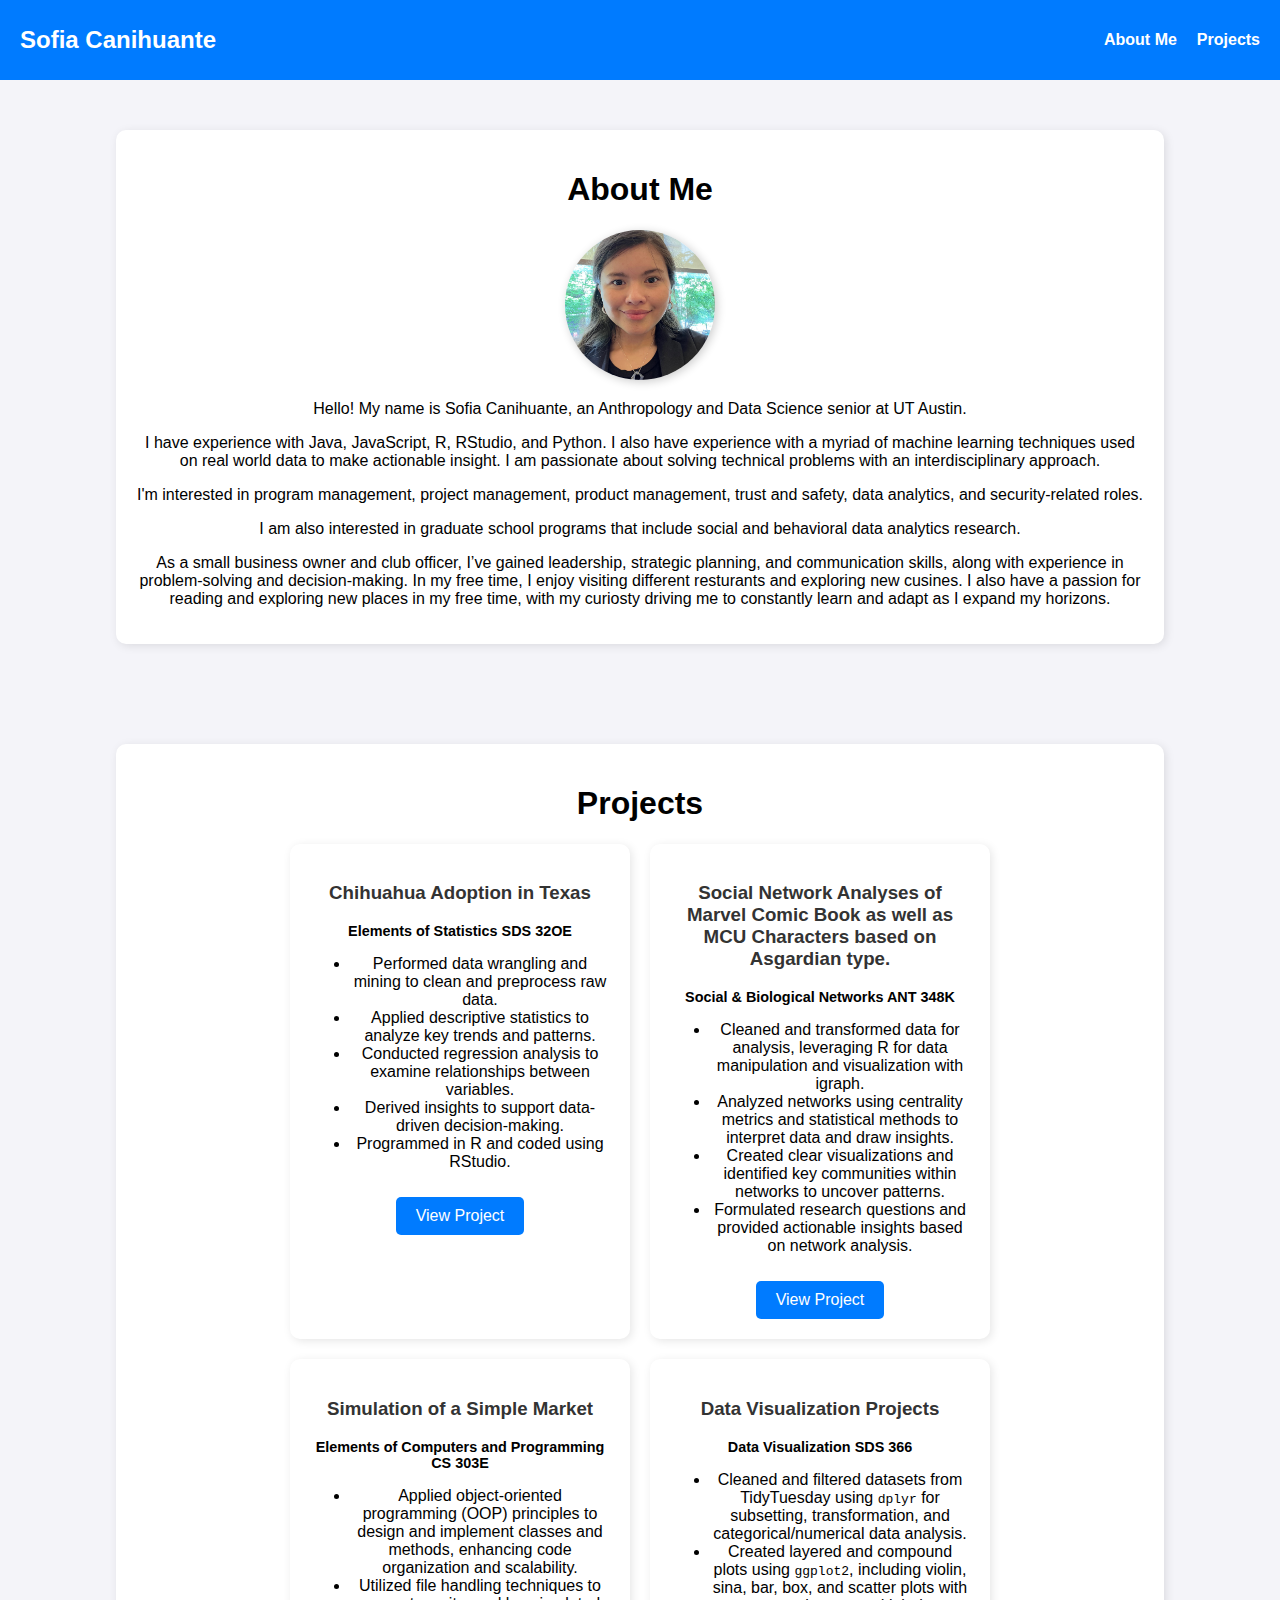
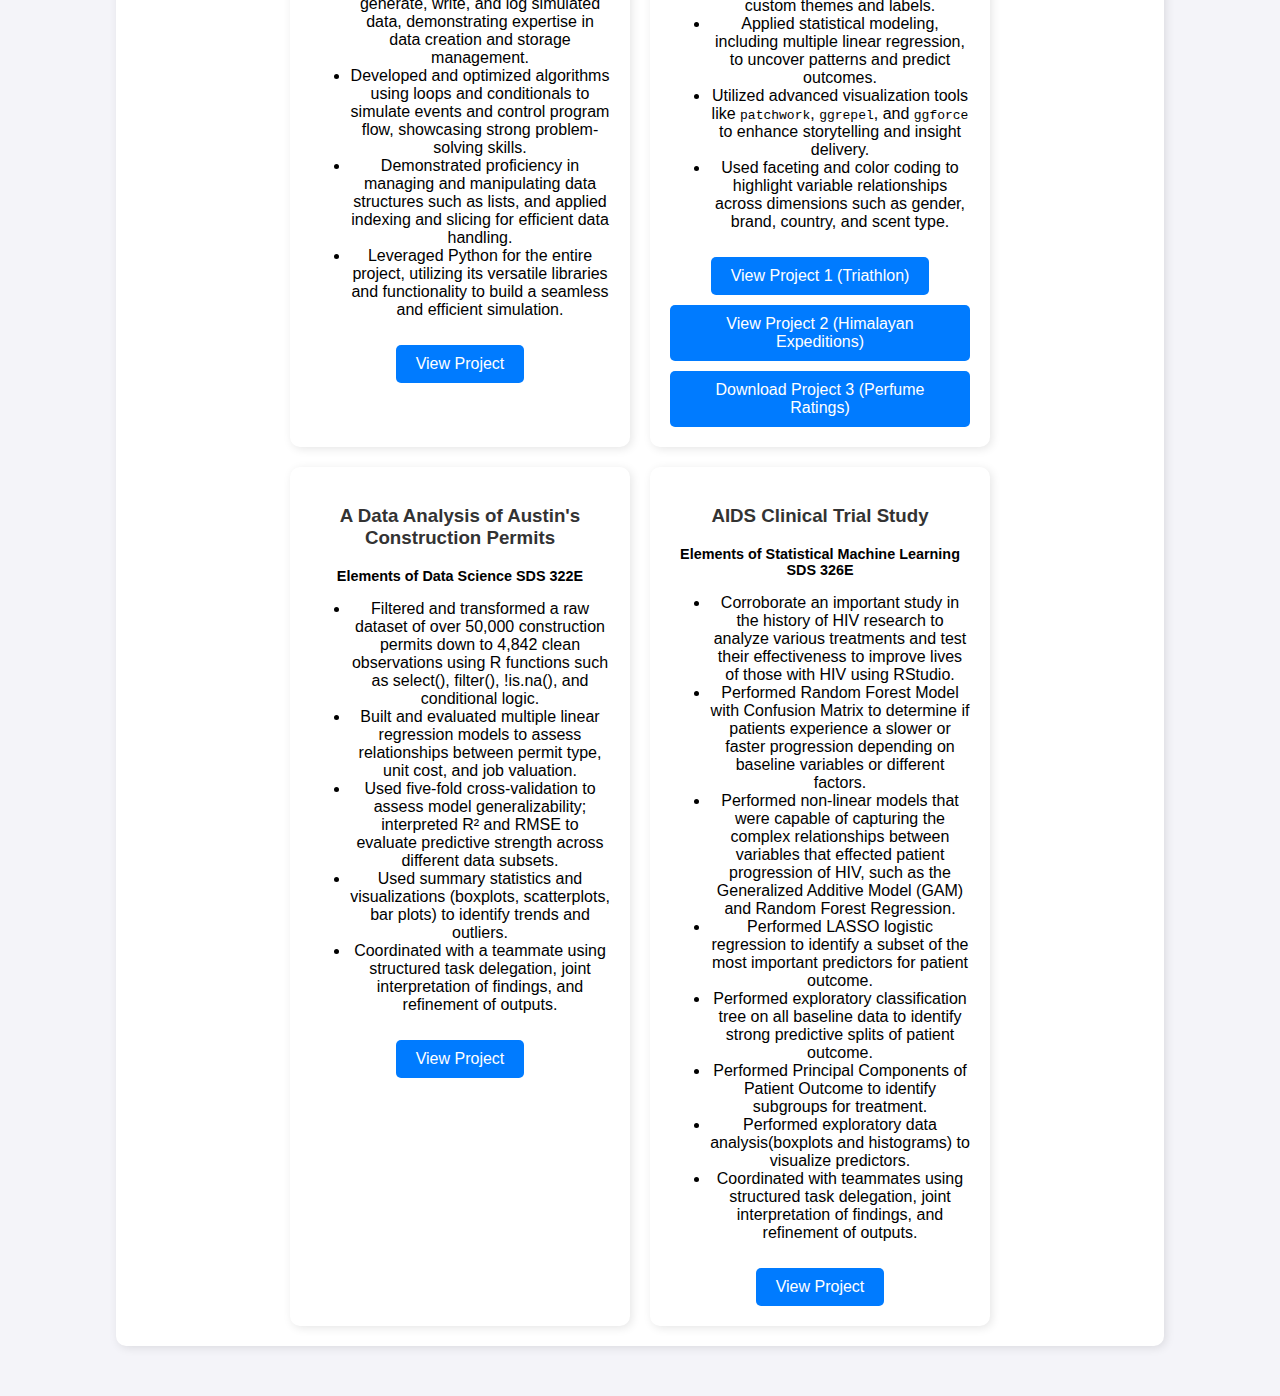
<file: index.html>
<!DOCTYPE html>
<html lang="en">
<head>
    <meta charset="UTF-8">
    <meta name="viewport" content="width=device-width, initial-scale=1.0">
    <title>Sofia Canihuante | Portfolio</title>
    <link rel="stylesheet" href="pagerrr.css">
</head>
<body>

    <!-- Navigation Bar -->
    <nav>
        <div class="logo">Sofia Canihuante</div>
        <ul>
            <li><a href="#about">About Me</a></li>
            <li><a href="#projects">Projects</a></li>
        </ul>
    </nav>

    <!-- About Me Section -->
    <section id="about" class="section">
        <div class="container">
            <h1>About Me</h1>
            <img src="IMG_0523.jpeg" alt="Sofia Canihuante">
            <p>Hello! My name is Sofia Canihuante, an Anthropology and Data Science senior at UT Austin.</p>
            <p>I have experience with Java, JavaScript, R, RStudio, and Python. I also have experience with a myriad of machine learning techniques used on real world data to make actionable insight. I am passionate about solving technical problems with an interdisciplinary approach.</p>
            <p>I'm interested in program management, project management, product management, trust and safety, data analytics, and security-related roles.</p>
            <p>I am also interested in graduate school programs that include social and behavioral data analytics research.</p>
            <p>As a small business owner and club officer, I’ve gained leadership, strategic planning, and communication skills, along with experience in problem-solving and decision-making. In my free time, I enjoy visiting different resturants and exploring new cusines. I also have a passion for reading and exploring new places in my free time, with my curiosty driving me to constantly learn and adapt as I expand my horizons.</p>
        </div>
    </section>

    <!-- Projects Section -->
    <section id="projects" class="section">
        <div class="container">
            <h1>Projects</h1>
            <div class="projects-grid">

                <div class="project-card">
                    <h3>Chihuahua Adoption in Texas</h3>
                    <p><strong>Elements of Statistics SDS 32OE</strong></p>
                    <ul>
                        <li>Performed data wrangling and mining to clean and preprocess raw data.</li>
                        <li>Applied descriptive statistics to analyze key trends and patterns.</li>
                        <li>Conducted regression analysis to examine relationships between variables.</li>
                        <li>Derived insights to support data-driven decision-making.</li>
                        <li>Programmed in R and coded using RStudio.</li>
                    </ul>
                    <a href="SDS320E Poster.pdf" target="_blank" class="btn">View Project</a>
                </div>

                <div class="project-card">
                    <h3>Social Network Analyses of Marvel Comic Book as well as MCU Characters based on Asgardian type.</h3>
                    <p><strong>Social & Biological Networks ANT 348K</strong></p>
                    <ul>
                        <li>Cleaned and transformed data for analysis, leveraging R for data manipulation and visualization with igraph.</li>
                        <li>Analyzed networks using centrality metrics and statistical methods to interpret data and draw insights.</li>
                        <li>Created clear visualizations and identified key communities within networks to uncover patterns.</li>
                        <li>Formulated research questions and provided actionable insights based on network analysis.</li>
                    </ul>
                    <a href="ANT 348K project .pdf" target="_blank" class="btn">View Project</a>
                </div>

                <div class="project-card">
                    <h3>Simulation of a Simple Market</h3>
                    <p><strong>Elements of Computers and Programming CS 303E</strong></p>
                    <ul>
                        <li>Applied object-oriented programming (OOP) principles to design and implement classes and methods, enhancing code organization and scalability.</li>
                        <li>Utilized file handling techniques to generate, write, and log simulated data, demonstrating expertise in data creation and storage management.</li>
                        <li>Developed and optimized algorithms using loops and conditionals to simulate events and control program flow, showcasing strong problem-solving skills.</li>
                        <li>Demonstrated proficiency in managing and manipulating data structures such as lists, and applied indexing and slicing for efficient data handling.</li>
                        <li>Leveraged Python for the entire project, utilizing its versatile libraries and functionality to build a seamless and efficient simulation.</li>
                    </ul>
                    <a href="Project3.py" target="_blank" class="btn">View Project</a>
                </div>
                
                <div class="project-card">
                    <h3>Data Visualization Projects</h3>
                    <p><strong>Data Visualization SDS 366</strong></p>
                    <ul>
                        <li>Cleaned and filtered datasets from TidyTuesday using <code>dplyr</code> for subsetting, transformation, and categorical/numerical data analysis.</li>
                        <li>Created layered and compound plots using <code>ggplot2</code>, including violin, sina, bar, box, and scatter plots with custom themes and labels.</li>
                        <li>Applied statistical modeling, including multiple linear regression, to uncover patterns and predict outcomes.</li>
                        <li>Utilized advanced visualization tools like <code>patchwork</code>, <code>ggrepel</code>, and <code>ggforce</code> to enhance storytelling and insight delivery.</li>
                        <li>Used faceting and color coding to highlight variable relationships across dimensions such as gender, brand, country, and scent type.</li>
                    </ul>
                    <a href="Project_1.pdf" target="_blank" class="btn">View Project 1 (Triathlon)</a><br>
                    <a href="Project_2.pdf" target="_blank" class="btn">View Project 2 (Himalayan Expeditions)</a><br>
                    <a href="Project_3.pdf.zip" target="_blank" class="btn">Download Project 3 (Perfume Ratings)</a>
                </div>                
                
                <div class="project-card">
                    <h3>A Data Analysis of Austin's Construction Permits</h3>
                    <p><strong> Elements of Data Science SDS 322E</strong></p>
                    <ul>
                        <li>Filtered and transformed a raw dataset of over 50,000 construction permits down to 4,842 clean observations using R functions such as select(), filter(), !is.na(), and conditional logic.</li>
                        <li>Built and evaluated multiple linear regression models to assess relationships between permit type, unit cost, and job valuation.</li>
                        <li>Used five-fold cross-validation to assess model generalizability; interpreted R² and RMSE to evaluate predictive strength across different data subsets.</li>
                        <li>Used summary statistics and visualizations (boxplots, scatterplots, bar plots) to identify trends and outliers.</li>
                        <li>Coordinated with a teammate using structured task delegation, joint interpretation of findings, and refinement of outputs.</li>
                    </ul>
                    <a href="A Data Analysis of Austin's Construction Permits.pptx.pdf" target="_blank" class="btn">View Project</a>
                </div>

                 <div class="project-card">
                    <h3>AIDS Clinical Trial Study</h3>
                    <p><strong> Elements of Statistical Machine Learning SDS 326E</strong></p>
                    <ul>
                        <li>Corroborate an important study in the history of HIV research to analyze various treatments and test their effectiveness to improve lives of those with HIV using RStudio.</li>
                        <li>Performed Random Forest Model with Confusion Matrix to determine if patients experience a slower or faster progression depending on baseline variables or different factors.</li>
                        <li>Performed non-linear models that were capable of capturing the complex relationships between variables that effected patient progression of HIV, such as the Generalized Additive Model (GAM) and Random Forest Regression.</li>
                        <li>Performed LASSO logistic regression to identify a subset of the most important predictors for patient outcome.</li>
                        <li>Performed exploratory classification tree on all baseline data to identify strong predictive splits of patient outcome.</li>
                        <li>Performed Principal Components of Patient Outcome to identify subgroups for treatment.</li>
                        <li>Performed exploratory data analysis(boxplots and histograms) to visualize predictors.</li>
                        <li>Coordinated with teammates using structured task delegation, joint interpretation of findings, and refinement of outputs.</li>
                    </ul>
                    <a href="SDS 326E Project Presentation.pptx" target="_blank" class="btn">View Project</a>
                </div>

            </div>
        </div>
    </section>

</body>
</html>
</file>
<file: pagerrr.css>
/* General Styles */
body {
    font-family: 'Arial', sans-serif;
    margin: 0;
    padding: 0;
    background-color: #f4f4f9;
    text-align: center;
}

/* Navigation Bar */
nav {
    background-color: #007bff;
    color: white;
    padding: 15px 20px;
    display: flex;
    justify-content: space-between;
    align-items: center;
}

nav .logo {
    font-size: 1.5rem;
    font-weight: bold;
}

nav ul {
    list-style: none;
    padding: 0;
    display: flex;
    gap: 20px;
}

nav ul li {
    display: inline;
}

nav ul li a {
    color: white;
    text-decoration: none;
    font-weight: bold;
}

/* Section Styling */
.section {
    padding: 50px 10px;
}

.container {
    width: 80%;
    margin: auto;
    background: white;
    padding: 20px;
    border-radius: 10px;
    box-shadow: 2px 2px 10px rgba(0, 0, 0, 0.1);
}

/* Image Styling */
img {
    border-radius: 50%;
    box-shadow: 2px 2px 10px rgba(0, 0, 0, 0.2);
    width: 150px;
    height: 150px;
    object-fit: cover;
}

/* Project Cards */
.projects-grid {
    display: flex;
    justify-content: center;
    gap: 20px;
    flex-wrap: wrap;
}

.project-card {
    background: #ffffff;
    padding: 20px;
    border-radius: 10px;
    box-shadow: 2px 2px 10px rgba(0, 0, 0, 0.1);
    width: 300px;
}

.project-card h3 {
    color: #333;
}

.project-card p {
    font-size: 0.9rem;
}

/* Buttons */
.btn {
    background-color: #007bff;
    color: white;
    padding: 10px 20px;
    border: none;
    border-radius: 5px;
    cursor: pointer;
    font-size: 1rem;
    text-decoration: none;
    display: inline-block;
    margin-top: 10px;
}

.btn:hover {
    background-color: #0056b3;
}
</file>
